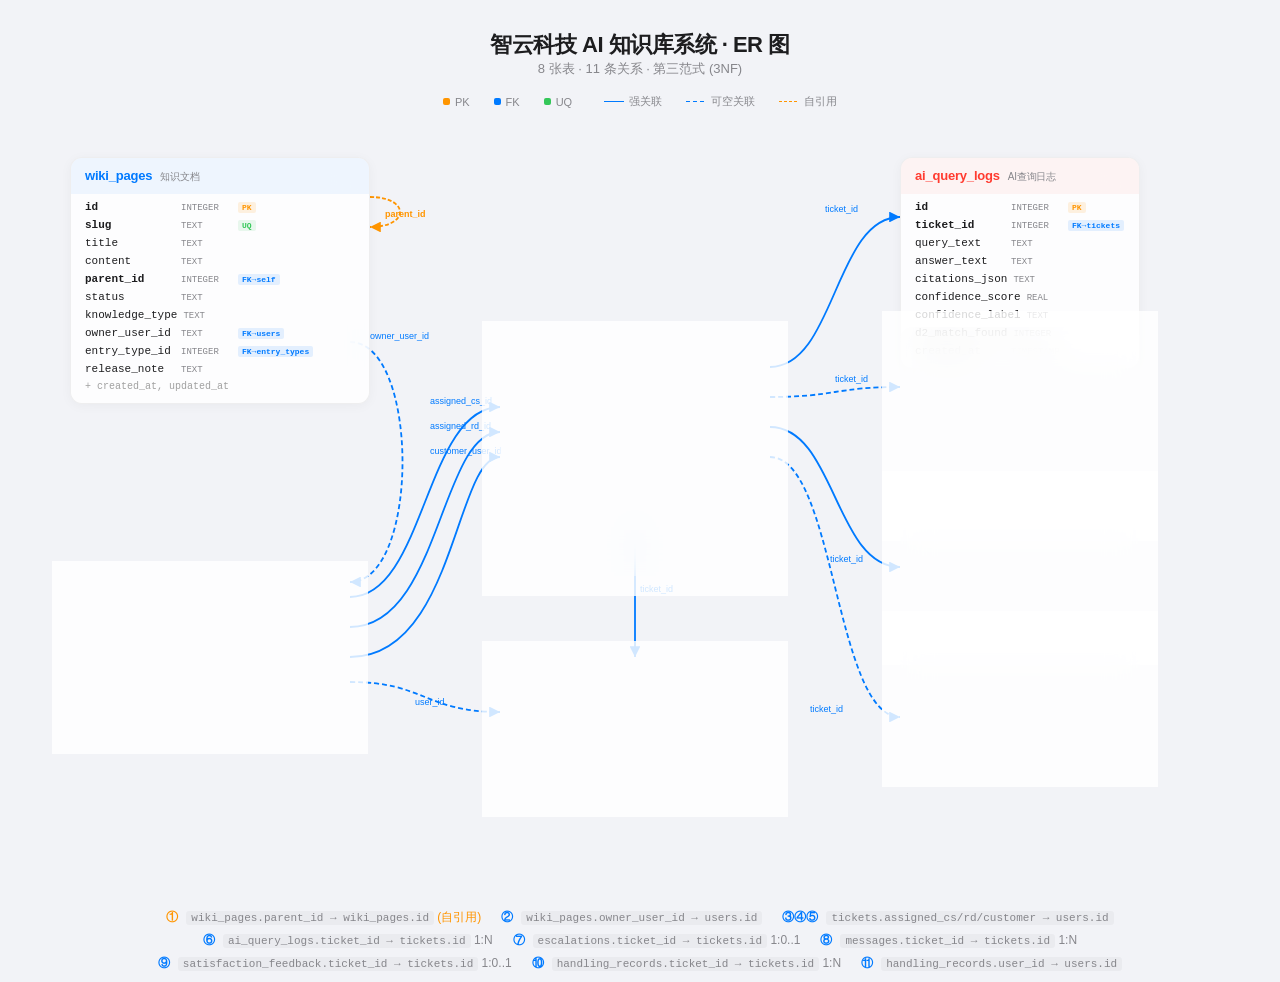
<file: static/er-diagram.html>
<!DOCTYPE html>
<html lang="zh-CN">
<head>
<meta charset="UTF-8">
<meta name="viewport" content="width=device-width, initial-scale=1.0">
<title>智云科技 — 数据库 ER 图</title>
<style>
  * { margin:0; padding:0; box-sizing:border-box; }
  body {
    font-family: -apple-system, BlinkMacSystemFont, 'Segoe UI', 'PingFang SC', sans-serif;
    background: #f2f3f7; padding: 10px; color: #1d1d1f;
  }
  h1 { text-align:center; font-size:22px; letter-spacing:-0.5px; margin:20px 0 0; }
  .sub { text-align:center; color:#86868b; font-size:13px; margin-bottom:8px; }

  .canvas {
    position:relative; width:1200px; height:780px; margin:0 auto;
  }
  svg.lines { position:absolute; inset:0; width:100%; height:100%; z-index:0; }
  svg.lines line, svg.lines path { stroke-width:1.8; }
  svg.lines .fk-line { stroke:#007aff; }
  svg.lines .fk-dash { stroke:#007aff; stroke-dasharray:5,3; }
  svg.lines .self-line { stroke:#ff9500; stroke-dasharray:4,2; }

  /* Table boxes */
  .tbl {
    position:absolute; z-index:1;
    background:rgba(255,255,255,0.82);
    backdrop-filter:blur(16px); -webkit-backdrop-filter:blur(16px);
    border:1px solid rgba(0,0,0,0.06); border-radius:12px;
    box-shadow:0 2px 12px rgba(0,0,0,0.04);
    overflow:hidden; font-size:11px; cursor:default;
  }
  .tbl-head {
    padding:10px 14px; font-weight:700; font-size:13px; letter-spacing:-0.2px;
    display:flex; align-items:baseline; gap:8px;
  }
  .tbl-body { padding:4px 0 8px; }
  .tbl-row {
    display:flex; padding:3px 14px; gap:6px; align-items:baseline;
    font-family:'SF Mono','Menlo','Consolas',monospace; font-size:11px;
  }
  .tbl-row .cn { flex:0 0 auto; min-width:90px; }
  .tbl-row .ct { color:#86868b; font-size:9px; min-width:48px; }
  .badge { font-size:8px; font-weight:700; padding:1px 4px; border-radius:2px; margin-left:3px; white-space:nowrap; }
  .bpk { background:rgba(255,149,0,0.12); color:#ff9500; }
  .bfk { background:rgba(0,122,255,0.1); color:#007aff; }
  .buq { background:rgba(52,199,89,0.1); color:#34c759; }

  .wiki .tbl-head { background:rgba(0,122,255,0.06); color:#007aff; }
  .users .tbl-head { background:rgba(255,149,0,0.06); color:#ff9500; }
  .tickets .tbl-head { background:rgba(52,199,89,0.06); color:#34c759; }
  .ailog .tbl-head { background:rgba(255,59,48,0.05); color:#ff3b30; }
  .esc .tbl-head { background:rgba(255,149,0,0.05); color:#ff9500; }
  .msg .tbl-head { background:rgba(0,122,255,0.05); color:#007aff; }
  .sat .tbl-head { background:rgba(175,82,222,0.06); color:#af52de; }
  .hr .tbl-head { background:rgba(134,134,139,0.06); color:#86868b; }

  .legend {
    display:flex; gap:24px; justify-content:center; margin:16px 0 8px;
    font-size:11px; color:#86868b;
  }
  .legend span { display:flex; align-items:center; gap:5px; }
  .legend .dot { width:7px; height:7px; border-radius:2px; }
  .ld-pk { background:#ff9500; } .ld-fk { background:#007aff; } .ld-uq { background:#34c759; }
  .legend .lstyle { width:20px; height:1.5px; }
  .ls-solid { background:#007aff; }
  .ls-dash { background: repeating-linear-gradient(90deg,#007aff 0 4px,transparent 4px 7px); }
  .ls-self { background: repeating-linear-gradient(90deg,#ff9500 0 3px,transparent 3px 5px); }

  .rel-list {
    display:flex; flex-wrap:wrap; gap:6px 20px; justify-content:center;
    max-width:1100px; margin:12px auto 0; font-size:12px; color:#86868b;
  }
  .rel-list code { background:rgba(0,0,0,0.03); padding:1px 5px; border-radius:3px; font-size:11px; }
  .rel-list .card { margin-right:8px; font-weight:600; }
  .r1 { color:#ff9500; } .rf { color:#007aff; }
</style>
</head>
<body>

<h1>智云科技 AI 知识库系统 · ER 图</h1>
<div class="sub">8 张表 · 11 条关系 · 第三范式 (3NF)</div>

<div class="legend">
  <span><span class="dot ld-pk"></span>PK</span>
  <span><span class="dot ld-fk"></span>FK</span>
  <span><span class="dot ld-uq"></span>UQ</span>
  <span style="margin-left:8px;"><span class="lstyle ls-solid"></span>强关联</span>
  <span><span class="lstyle ls-dash"></span>可空关联</span>
  <span><span class="lstyle ls-self"></span>自引用</span>
</div>

<div class="canvas">

  <svg class="lines" viewBox="0 0 1200 780">
    <defs>
      <marker id="arr-fk" viewBox="0 0 10 10" refX="10" refY="5" markerWidth="6" markerHeight="6" orient="auto">
        <path d="M0,0 L10,5 L0,10 Z" fill="#007aff"/>
      </marker>
      <marker id="arr-self" viewBox="0 0 10 10" refX="10" refY="5" markerWidth="6" markerHeight="6" orient="auto">
        <path d="M0,0 L10,5 L0,10 Z" fill="#ff9500"/>
      </marker>
    </defs>

    <!-- wiki_pages self-ref: parent_id → id (loop) -->
    <path d="M 330,80 C 370,80 370,110 330,110" class="self-line" fill="none" marker-end="url(#arr-self)"/>
    <text x="345" y="100" font-size="9" fill="#ff9500" font-weight="600">parent_id</text>

    <!-- wiki_pages.owner_user_id → users.id -->
    <path d="M 310,225 C 380,225 380,465 310,465" class="fk-dash" fill="none" marker-end="url(#arr-fk)"/>
    <text x="330" y="222" font-size="9" fill="#007aff" font-weight="500">owner_user_id</text>

    <!-- users → tickets (3 FKs) -->
    <path d="M 310,480 C 385,480 385,290 460,290" class="fk-line" fill="none" marker-end="url(#arr-fk)"/>
    <text x="390" y="287" font-size="9" fill="#007aff" font-weight="500">assigned_cs_id</text>

    <path d="M 310,510 C 400,510 400,315 460,315" class="fk-line" fill="none" marker-end="url(#arr-fk)"/>
    <text x="390" y="312" font-size="9" fill="#007aff" font-weight="500">assigned_rd_id</text>

    <path d="M 310,540 C 415,540 415,340 460,340" class="fk-line" fill="none" marker-end="url(#arr-fk)"/>
    <text x="390" y="337" font-size="9" fill="#007aff" font-weight="500">customer_user_id</text>

    <!-- users → handling_records.user_id -->
    <path d="M 310,565 C 385,565 385,595 460,595" class="fk-dash" fill="none" marker-end="url(#arr-fk)"/>
    <text x="375" y="588" font-size="9" fill="#007aff" font-weight="500">user_id</text>

    <!-- tickets → handling_records (vertical down) -->
    <path d="M 595,405 L 595,540" class="fk-line" fill="none" marker-end="url(#arr-fk)"/>
    <text x="600" y="475" font-size="9" fill="#007aff" font-weight="500">ticket_id</text>

    <!-- tickets → ai_query_logs -->
    <path d="M 730,250 C 795,250 795,100 860,100" class="fk-line" fill="none" marker-end="url(#arr-fk)"/>
    <text x="785" y="95" font-size="9" fill="#007aff" font-weight="500">ticket_id</text>

    <!-- tickets → escalations -->
    <path d="M 730,280 C 795,280 795,270 860,270" class="fk-dash" fill="none" marker-end="url(#arr-fk)"/>
    <text x="795" y="265" font-size="9" fill="#007aff" font-weight="500">ticket_id</text>

    <!-- tickets → messages -->
    <path d="M 730,310 C 795,310 795,450 860,450" class="fk-line" fill="none" marker-end="url(#arr-fk)"/>
    <text x="790" y="445" font-size="9" fill="#007aff" font-weight="500">ticket_id</text>

    <!-- tickets → satisfaction_feedback -->
    <path d="M 730,340 C 795,340 795,600 860,600" class="fk-dash" fill="none" marker-end="url(#arr-fk)"/>
    <text x="770" y="595" font-size="9" fill="#007aff" font-weight="500">ticket_id</text>
  </svg>

  <!-- ===== wiki_pages ===== -->
  <div class="tbl wiki" style="left:30px;top:40px;width:300px;">
    <div class="tbl-head">wiki_pages<span style="font-weight:400;font-size:10px;color:#86868b;"> 知识文档</span></div>
    <div class="tbl-body">
      <div class="tbl-row"><span class="cn" style="font-weight:600;">id</span><span class="ct">INTEGER</span><span class="badge bpk">PK</span></div>
      <div class="tbl-row"><span class="cn" style="font-weight:600;">slug</span><span class="ct">TEXT</span><span class="badge buq">UQ</span></div>
      <div class="tbl-row"><span class="cn">title</span><span class="ct">TEXT</span></div>
      <div class="tbl-row"><span class="cn">content</span><span class="ct">TEXT</span></div>
      <div class="tbl-row"><span class="cn" style="font-weight:600;">parent_id</span><span class="ct">INTEGER</span><span class="badge bfk">FK→self</span></div>
      <div class="tbl-row"><span class="cn">status</span><span class="ct">TEXT</span></div>
      <div class="tbl-row"><span class="cn">knowledge_type</span><span class="ct">TEXT</span></div>
      <div class="tbl-row"><span class="cn">owner_user_id</span><span class="ct">TEXT</span><span class="badge bfk">FK→users</span></div>
      <div class="tbl-row"><span class="cn">entry_type_id</span><span class="ct">INTEGER</span><span class="badge bfk">FK→entry_types</span></div>
      <div class="tbl-row"><span class="cn">release_note</span><span class="ct">TEXT</span></div>
      <div class="tbl-row"><span style="color:#a0a0a0;font-size:10px;">+ created_at, updated_at</span></div>
    </div>
  </div>

  <!-- ===== users ===== -->
  <div class="tbl users" style="left:30px;top:460px;width:280px;">
    <div class="tbl-head">users<span style="font-weight:400;font-size:10px;color:#86868b;"> 用户</span></div>
    <div class="tbl-body">
      <div class="tbl-row"><span class="cn" style="font-weight:600;">id</span><span class="ct">TEXT</span><span class="badge bpk">PK</span></div>
      <div class="tbl-row"><span class="cn">username</span><span class="ct">TEXT</span></div>
      <div class="tbl-row"><span class="cn">display_name</span><span class="ct">TEXT</span></div>
      <div class="tbl-row"><span class="cn">role</span><span class="ct">TEXT</span><span style="color:#86868b;font-size:9px;">manager/cs/customer/rd/doc</span></div>
      <div class="tbl-row"><span class="cn">created_at</span><span class="ct">TIMESTAMP</span></div>
      <div class="tbl-row"><span style="color:#a0a0a0;font-size:10px;">UNIQUE(username, role)</span></div>
    </div>
  </div>

  <!-- ===== tickets ===== -->
  <div class="tbl tickets" style="left:460px;top:220px;width:270px;">
    <div class="tbl-head">tickets<span style="font-weight:400;font-size:10px;color:#86868b;"> 工单</span></div>
    <div class="tbl-body">
      <div class="tbl-row"><span class="cn" style="font-weight:600;">id</span><span class="ct">INTEGER</span><span class="badge bpk">PK</span></div>
      <div class="tbl-row"><span class="cn">title</span><span class="ct">TEXT</span></div>
      <div class="tbl-row"><span class="cn">description</span><span class="ct">TEXT</span></div>
      <div class="tbl-row"><span class="cn">status</span><span class="ct">TEXT</span><span style="color:#86868b;font-size:9px;">pending/handling/escalated/closed</span></div>
      <div style="border-top:1px solid rgba(0,0,0,0.05);margin:4px 0;"></div>
      <div class="tbl-row"><span class="cn" style="font-weight:600;">assigned_cs_id</span><span class="ct">TEXT</span><span class="badge bfk">FK→users</span></div>
      <div class="tbl-row"><span class="cn" style="font-weight:600;">assigned_rd_id</span><span class="ct">TEXT</span><span class="badge bfk">FK→users</span></div>
      <div class="tbl-row"><span class="cn" style="font-weight:600;">customer_user_id</span><span class="ct">TEXT</span><span class="badge bfk">FK→users</span></div>
      <div class="tbl-row"><span class="cn">service_ended</span><span class="ct">INTEGER</span></div>
      <div class="tbl-row"><span class="cn">created_at</span><span class="ct">TIMESTAMP</span></div>
      <div class="tbl-row"><span class="cn">updated_at</span><span class="ct">TIMESTAMP</span></div>
    </div>
  </div>

  <!-- ===== ai_query_logs ===== -->
  <div class="tbl ailog" style="left:860px;top:40px;width:240px;">
    <div class="tbl-head">ai_query_logs<span style="font-weight:400;font-size:10px;color:#86868b;"> AI查询日志</span></div>
    <div class="tbl-body">
      <div class="tbl-row"><span class="cn" style="font-weight:600;">id</span><span class="ct">INTEGER</span><span class="badge bpk">PK</span></div>
      <div class="tbl-row"><span class="cn" style="font-weight:600;">ticket_id</span><span class="ct">INTEGER</span><span class="badge bfk">FK→tickets</span></div>
      <div class="tbl-row"><span class="cn">query_text</span><span class="ct">TEXT</span></div>
      <div class="tbl-row"><span class="cn">answer_text</span><span class="ct">TEXT</span></div>
      <div class="tbl-row"><span class="cn">citations_json</span><span class="ct">TEXT</span></div>
      <div class="tbl-row"><span class="cn">confidence_score</span><span class="ct">REAL</span></div>
      <div class="tbl-row"><span class="cn">confidence_label</span><span class="ct">TEXT</span></div>
      <div class="tbl-row"><span class="cn">d2_match_found</span><span class="ct">INTEGER</span></div>
      <div class="tbl-row"><span class="cn">created_at</span><span class="ct">TIMESTAMP</span></div>
    </div>
  </div>

  <!-- ===== escalations ===== -->
  <div class="tbl esc" style="left:860px;top:210px;width:240px;">
    <div class="tbl-head">escalations<span style="font-weight:400;font-size:10px;color:#86868b;"> 升级记录</span></div>
    <div class="tbl-body">
      <div class="tbl-row"><span class="cn" style="font-weight:600;">id</span><span class="ct">INTEGER</span><span class="badge bpk">PK</span></div>
      <div class="tbl-row"><span class="cn" style="font-weight:600;">ticket_id</span><span class="ct">INTEGER</span><span class="badge bfk">FK→tickets</span></div>
      <div class="tbl-row"><span class="cn">escalated_by</span><span class="ct">TEXT</span></div>
      <div class="tbl-row"><span class="cn">reason</span><span class="ct">TEXT</span></div>
      <div class="tbl-row"><span class="cn">solution</span><span class="ct">TEXT</span></div>
      <div class="tbl-row"><span class="cn">version</span><span class="ct">TEXT</span></div>
      <div class="tbl-row"><span class="cn">resolved_at</span><span class="ct">TIMESTAMP</span></div>
      <div class="tbl-row"><span class="cn">created_at</span><span class="ct">TIMESTAMP</span></div>
    </div>
  </div>

  <!-- ===== messages ===== -->
  <div class="tbl msg" style="left:860px;top:370px;width:240px;">
    <div class="tbl-head">messages<span style="font-weight:400;font-size:10px;color:#86868b;"> 会话消息</span></div>
    <div class="tbl-body">
      <div class="tbl-row"><span class="cn" style="font-weight:600;">id</span><span class="ct">INTEGER</span><span class="badge bpk">PK</span></div>
      <div class="tbl-row"><span class="cn" style="font-weight:600;">ticket_id</span><span class="ct">INTEGER</span><span class="badge bfk">FK→tickets</span></div>
      <div class="tbl-row"><span class="cn">sender_type</span><span class="ct">TEXT</span></div>
      <div class="tbl-row"><span class="cn">sender_name</span><span class="ct">TEXT</span></div>
      <div class="tbl-row"><span class="cn">content</span><span class="ct">TEXT</span></div>
      <div class="tbl-row"><span class="cn">created_at</span><span class="ct">TIMESTAMP</span></div>
    </div>
  </div>

  <!-- ===== satisfaction_feedback ===== -->
  <div class="tbl sat" style="left:860px;top:510px;width:240px;">
    <div class="tbl-head">satisfaction_feedback<span style="font-weight:400;font-size:10px;color:#86868b;"> 满意度</span></div>
    <div class="tbl-body">
      <div class="tbl-row"><span class="cn" style="font-weight:600;">id</span><span class="ct">INTEGER</span><span class="badge bpk">PK</span></div>
      <div class="tbl-row"><span class="cn" style="font-weight:600;">ticket_id</span><span class="ct">INTEGER</span><span class="badge bfk">FK→tickets</span></div>
      <div class="tbl-row"><span class="cn">resolved</span><span class="ct">TEXT</span></div>
      <div class="tbl-row"><span class="cn">feedback_text</span><span class="ct">TEXT</span></div>
      <div class="tbl-row"><span class="cn">created_at</span><span class="ct">TIMESTAMP</span></div>
    </div>
  </div>

  <!-- ===== handling_records ===== -->
  <div class="tbl hr" style="left:460px;top:540px;width:270px;">
    <div class="tbl-head">handling_records<span style="font-weight:400;font-size:10px;color:#86868b;"> 处理记录</span></div>
    <div class="tbl-body">
      <div class="tbl-row"><span class="cn" style="font-weight:600;">id</span><span class="ct">INTEGER</span><span class="badge bpk">PK</span></div>
      <div class="tbl-row"><span class="cn" style="font-weight:600;">ticket_id</span><span class="ct">INTEGER</span><span class="badge bfk">FK→tickets</span></div>
      <div class="tbl-row"><span class="cn" style="font-weight:600;">user_id</span><span class="ct">TEXT</span><span class="badge bfk">FK→users</span></div>
      <div class="tbl-row"><span class="cn">notes</span><span class="ct">TEXT</span></div>
      <div class="tbl-row"><span class="cn">created_at</span><span class="ct">TIMESTAMP</span></div>
    </div>
  </div>

</div>

<div class="rel-list">
  <span><span class="card r1">①</span><code>wiki_pages.parent_id → wiki_pages.id</code> <span style="color:#ff9500;">(自引用)</span></span>
  <span><span class="card rf">②</span><code>wiki_pages.owner_user_id → users.id</code></span>
  <span><span class="card rf">③④⑤</span><code>tickets.assigned_cs/rd/customer → users.id</code></span>
  <span><span class="card rf">⑥</span><code>ai_query_logs.ticket_id → tickets.id</code> <span style="font-weight:500;">1:N</span></span>
  <span><span class="card rf">⑦</span><code>escalations.ticket_id → tickets.id</code> <span style="font-weight:500;">1:0..1</span></span>
  <span><span class="card rf">⑧</span><code>messages.ticket_id → tickets.id</code> <span style="font-weight:500;">1:N</span></span>
  <span><span class="card rf">⑨</span><code>satisfaction_feedback.ticket_id → tickets.id</code> <span style="font-weight:500;">1:0..1</span></span>
  <span><span class="card rf">⑩</span><code>handling_records.ticket_id → tickets.id</code> <span style="font-weight:500;">1:N</span></span>
  <span><span class="card rf">⑪</span><code>handling_records.user_id → users.id</code></span>
</div>

<script>
  document.addEventListener('DOMContentLoaded', () => {
    const tables = document.querySelectorAll('.tbl');
    const tableIdMap = {
      'wiki': ['rf-2'], // This needs manual mapping or simple generic logic
    };
    
    // A simple interactive hover effect
    tables.forEach(tbl => {
      tbl.addEventListener('mouseenter', () => {
        tables.forEach(t => { if (t !== tbl) t.style.opacity = '0.3'; });
        tbl.style.boxShadow = '0 8px 24px rgba(0,0,0,0.12)';
        tbl.style.transform = 'translateY(-2px)';
        tbl.style.transition = 'all 0.3s ease';
      });
      tbl.addEventListener('mouseleave', () => {
        tables.forEach(t => { t.style.opacity = '1'; });
        tbl.style.boxShadow = '0 2px 12px rgba(0,0,0,0.04)';
        tbl.style.transform = 'translateY(0)';
      });
      
      // Initialize transitions
      tbl.style.transition = 'all 0.3s ease';
    });
  });
</script>

</body>
</html>
</file>
